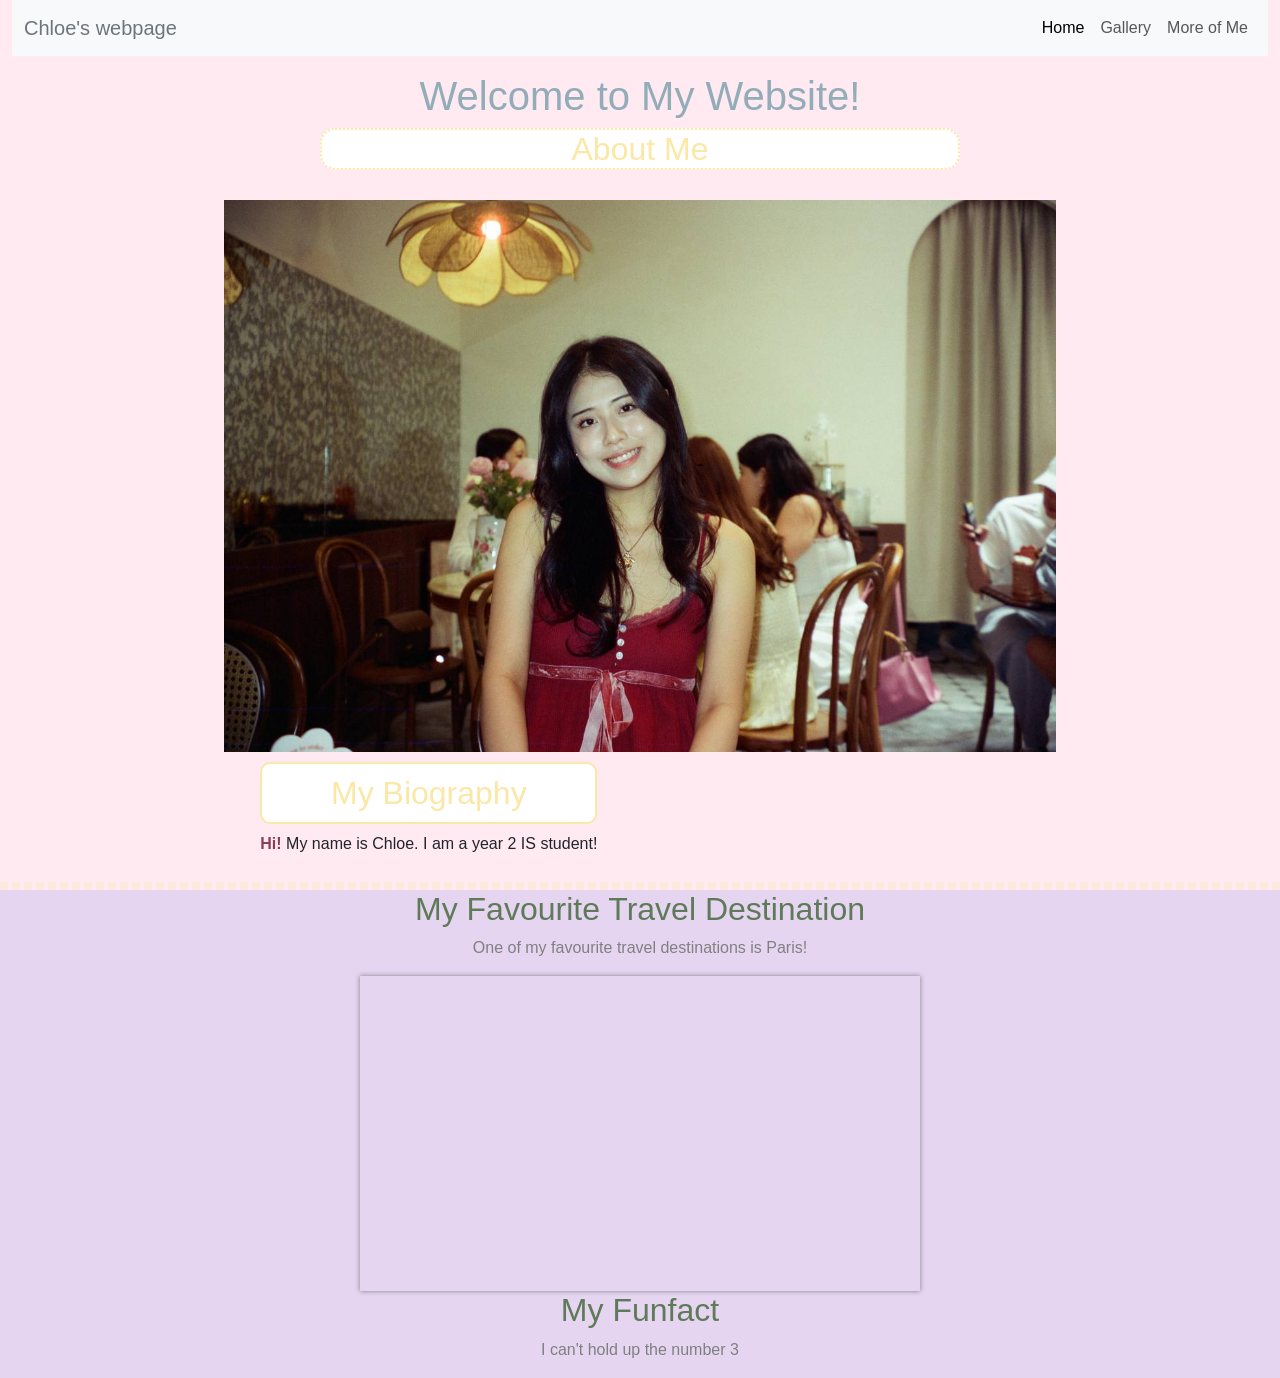
<file: index.html>
<!DOCTYPE html>
<html lang="en">

<head>
    <meta charset="UTF-8">
    <meta name="viewport" content="width=device-width, initial-scale=1.0">

    <title>My Personal Website</title>
   <!-- Bootstrap CSS -->
    <link href="https://cdn.jsdelivr.net/npm/bootstrap@5.3.7/dist/css/bootstrap.min.css" rel="stylesheet" integrity="sha384-LN+7fdVzj6u52u30Kp6M/trliBMCMKTyK833zpbD+pXdCLuTusPj697FH4R/5mcr" crossorigin="anonymous">

    <!-- External CSS -->
    <link rel="stylesheet" href="style.css">
</head>

<body>

    <div class="container-fluid mb-3" style="font-family: Verdana, Geneva, Tahoma, sans-serif;">
        <nav class="navbar navbar-expand-lg navbar-light bg-light">
            <div class="container-fluid">
                <a class="navbar-brand text-secondary" href="#">Chloe's webpage</a>
                <button class="navbar-toggler" type="button" data-bs-toggle="collapse" data-bs-target="#navbarNav" aria-controls="navbarNav" aria-expanded="false" aria-label="Toggle navigation">
                    <span class="navbar-toggler-icon"></span>
                </button>
                <div class="collapse navbar-collapse" id="navbarNav">
                    <ul class="navbar-nav ms-auto">
                        <li class="nav-item">
                            <a class="nav-link active" aria-current="page" href="#">Home</a>
                        </li>
                        <li class="nav-item">
                            <a class="nav-link" href="gallery.html">Gallery</a>
                        </li>
                        <li class="nav-item">
                            <a class="nav-link" href="#">More of Me</a>
                        </li>
                    </ul>
                </div>
            </div>
        </nav>

    </div>
    
    <div class="container1">

        <!-- Heading -->
        <header class="header">
            <h1>Welcome to My Website!</h1>
        </header>


        <!-- 1. Photo of yourself -->
        <section class="profile">
            <h2>About Me</h2>

            <img
                src="images/profile.jpg"
                alt="Photo of me"
                class="profile-image"
            >
        </section>


        <!-- 2. Biography inside a box -->
        <section class="biography">
            <h2>My Biography</h2>

            <p>
                <span class="hi">Hi! </span> My name is Chloe. I am a year 2 IS student!
            </p>
        </section>
        <hr>

        <!-- 3. Favourite travel destination -->
    
        <section class="travel">

            <h2>My Favourite Travel Destination</h2>

            <p>
                One of my favourite travel destinations is Paris!
            </p>

            <!-- YouTube video -->
           <iframe
                width="560"
                height="315"
                src="https://www.youtube.com/embed/1XnBoXzP7nM?autoplay=1&mute=1"
                title="YouTube video"
                allow="autoplay; encrypted-media"
                allowfullscreen>
            </iframe>
            <section class="funfact">

            <h2>My Funfact</h2>
            <p>I can't hold up the number 3</p>
                

        </section>

        </section>


        <!-- 4. Optional additional content -->
        

    </div>

</body>
 <script src="https://cdn.jsdelivr.net/npm/bootstrap@5.3.7/dist/js/bootstrap.bundle.min.js" integrity="sha384-ndDqU0Gzau9qJ1lfW4pNLlhNTkCfHzAVBReH9diLvGRem5+R9g2FzA8ZGN954O5Q" crossorigin="anonymous"></script>
</file>
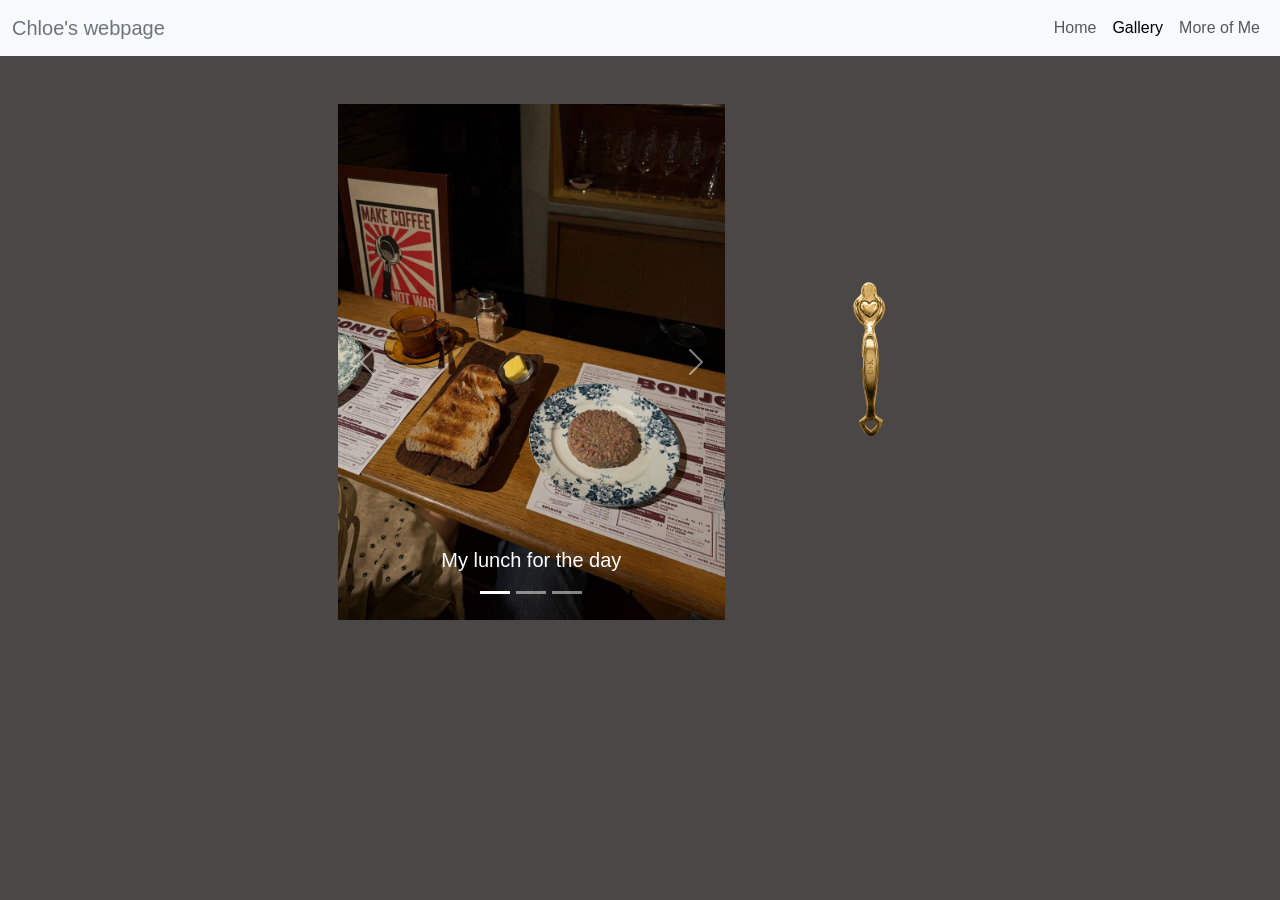
<file: gallery.html>
<!DOCTYPE html>
<html lang="en">

<head>
    <meta charset="UTF-8">
    <meta name="viewport" content="width=device-width, initial-scale=1.0">

    <title>My Personal Gallery</title>
   <!-- Bootstrap CSS -->
    <link href="https://cdn.jsdelivr.net/npm/bootstrap@5.3.7/dist/css/bootstrap.min.css" rel="stylesheet" integrity="sha384-LN+7fdVzj6u52u30Kp6M/trliBMCMKTyK833zpbD+pXdCLuTusPj697FH4R/5mcr" crossorigin="anonymous">

    <!-- External CSS -->
    <link rel="stylesheet" href="style2.css">
</head>
<body>

<div class="container-fluid" style="font-family: Verdana, Geneva, Tahoma, sans-serif;">
    <div class="row">
        <nav class="navbar navbar-expand-lg navbar-light bg-light mb-5">
            <div class="container-fluid">
                <a class="navbar-brand text-secondary" href="#">Chloe's webpage</a>
                <button class="navbar-toggler" type="button" data-bs-toggle="collapse" data-bs-target="#navbarNav" aria-controls="navbarNav" aria-expanded="false" aria-label="Toggle navigation">
                    <span class="navbar-toggler-icon"></span>
                </button>
                <div class="collapse navbar-collapse" id="navbarNav">
                    <ul class="navbar-nav ms-auto">
                        <li class="nav-item">
                            <a class="nav-link " aria-current="page" href="index.html">Home</a>
                        </li>
                        <li class="nav-item">
                            <a class="nav-link active" href="#">Gallery</a>
                        </li>
                        <li class="nav-item">
                            <a class="nav-link" href="#">More of Me</a>
                        </li>
                    </ul>
                </div>
            </div>
        </nav>
    </div>
    <div class="row justify-content-center">
        


    </div>


    

    <div class="row justify-content-center g-5">
        
        <div class="col-4">
             <div id="carouselExampleCaptions" class="carousel slide" data-bs-ride="carousel"> 
            <div class="carousel-indicators"><!--tiny dots shown on the bottom-->
                <button type="button" data-bs-target="#carouselExampleCaptions"  data-bs-slide-to="0" class="active" aria-current="true" aria-label="Slide 1"></button>
                <button type="button" data-bs-target="#carouselExampleCaptions" data-bs-slide-to="1" aria-label="Slide 2"></button>
                <button type="button" data-bs-target="#carouselExampleCaptions" data-bs-slide-to="2" aria-label="Slide 3"></button>

            </div>
            <div class="carousel-inner">
                <div class="carousel-item active">
                    <img src="./images/lunch.jpg" class="d-block w-100" alt="...">
                    <div class="carousel-caption d-none d-md-block">
                        <h5>My lunch for the day</h5>
                        
                    </div>
                </div>

                <div class="carousel-item">
                    <img src="./images/coffee.jpg" class="d-block w-100" alt="...">
                    <div class="carousel-caption d-none d-md-block">
                        <h5>My cheeky Little Drink</h5>
                        
                    </div>
                </div>

                <div class="carousel-item">
                    <img src="./images/photobooth.jpg" class="d-block w-100" alt="...">
                    <div class="carousel-caption d-none d-md-block">
                        <h5>Photobooth!</h5>
                        
                    </div>
                </div>

            </div>

            <button class="carousel-control-prev" type="button" data-bs-target="#carouselExampleCaptions" data-bs-slide="prev">
                <span class="carousel-control-prev-icon" aria-hidden="true"></span>
                <span class="visually-hidden">Previous</span> 
            </button>

            <button class="carousel-control-next" type="button" data-bs-target="#carouselExampleCaptions" data-bs-slide="next">
                <span class="carousel-control-next-icon" aria-hidden="true"></span>
                <span class="visually-hidden">Next</span>
            </button>

        </div>
        </div>
        
       <div class="col-2 d-flex align-items-center crank">
            <img src="./images/crank_handle.svg" class="d-block w-60 " alt="...">
        </div>
    
    
    </div>
    
       


</div>

</body>

    


 <script src="https://cdn.jsdelivr.net/npm/bootstrap@5.3.7/dist/js/bootstrap.bundle.min.js" integrity="sha384-ndDqU0Gzau9qJ1lfW4pNLlhNTkCfHzAVBReH9diLvGRem5+R9g2FzA8ZGN954O5Q" crossorigin="anonymous"></script>
</html>
</file>
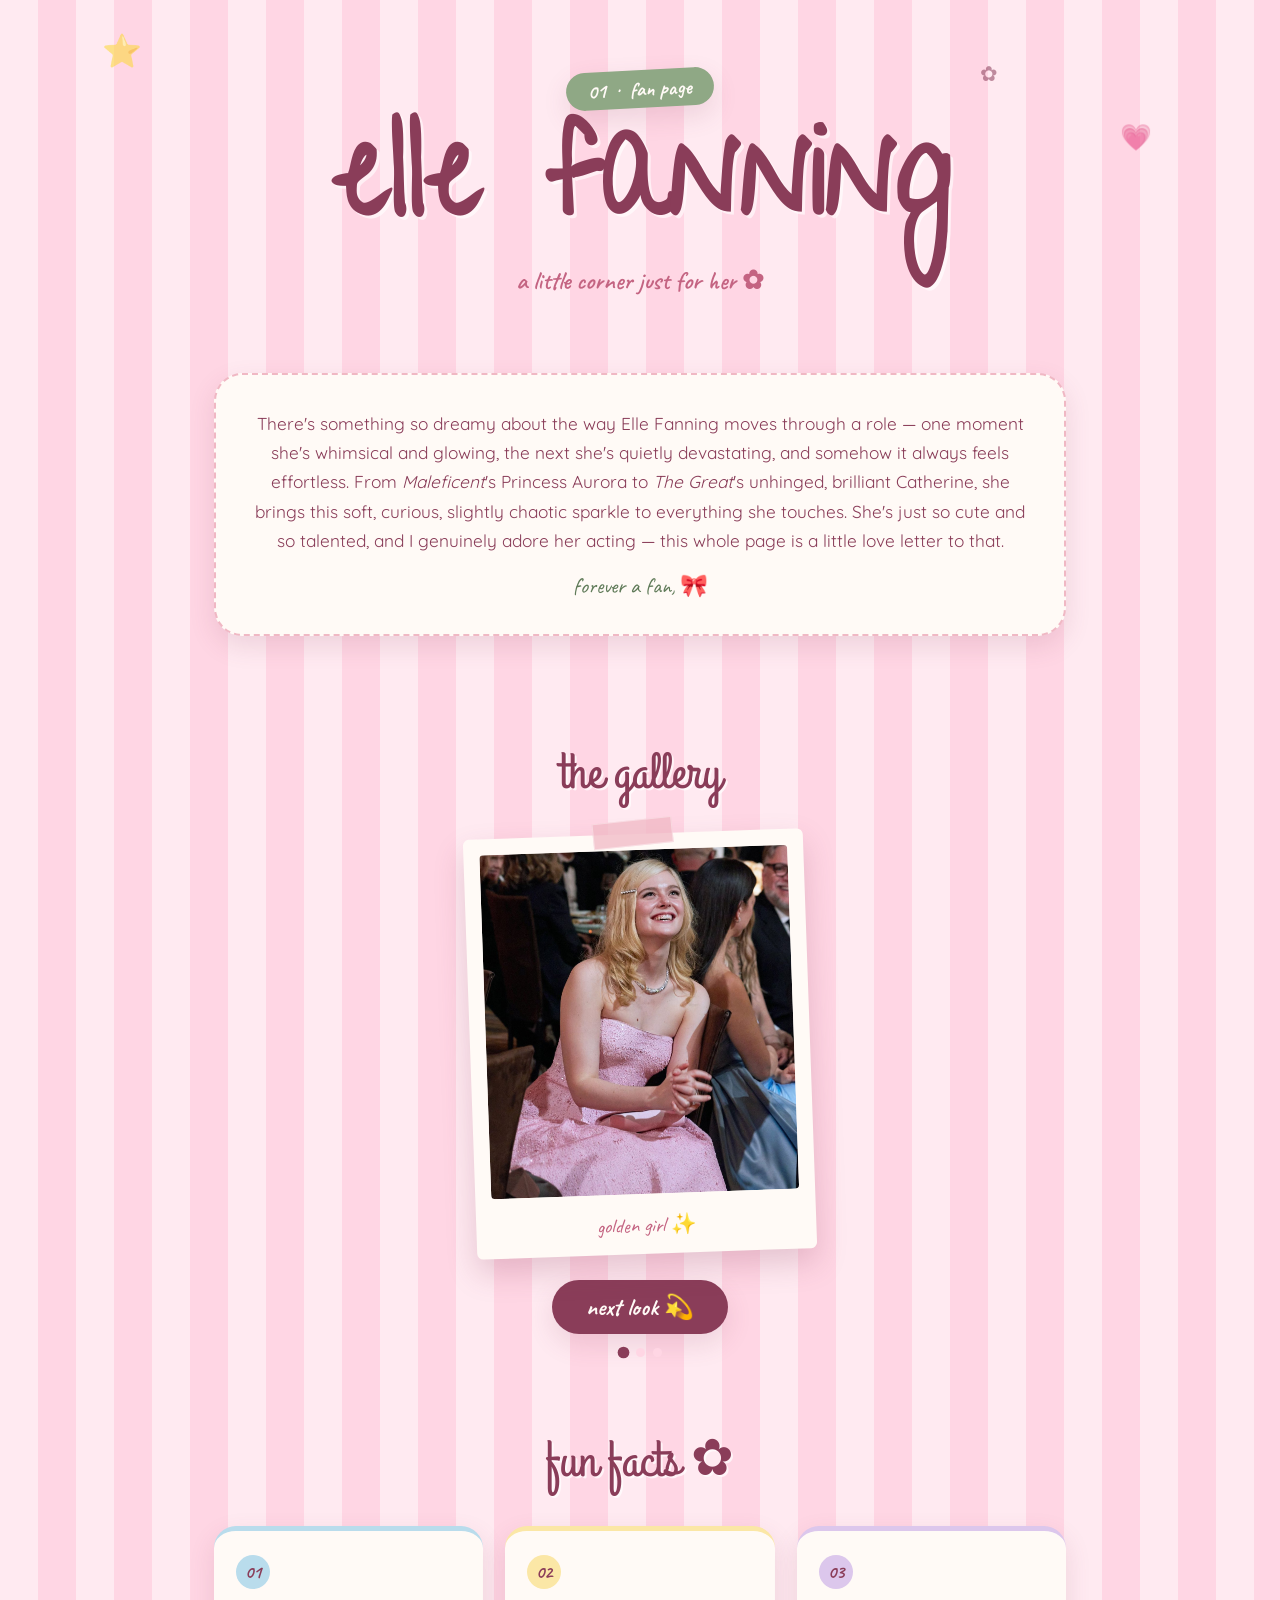
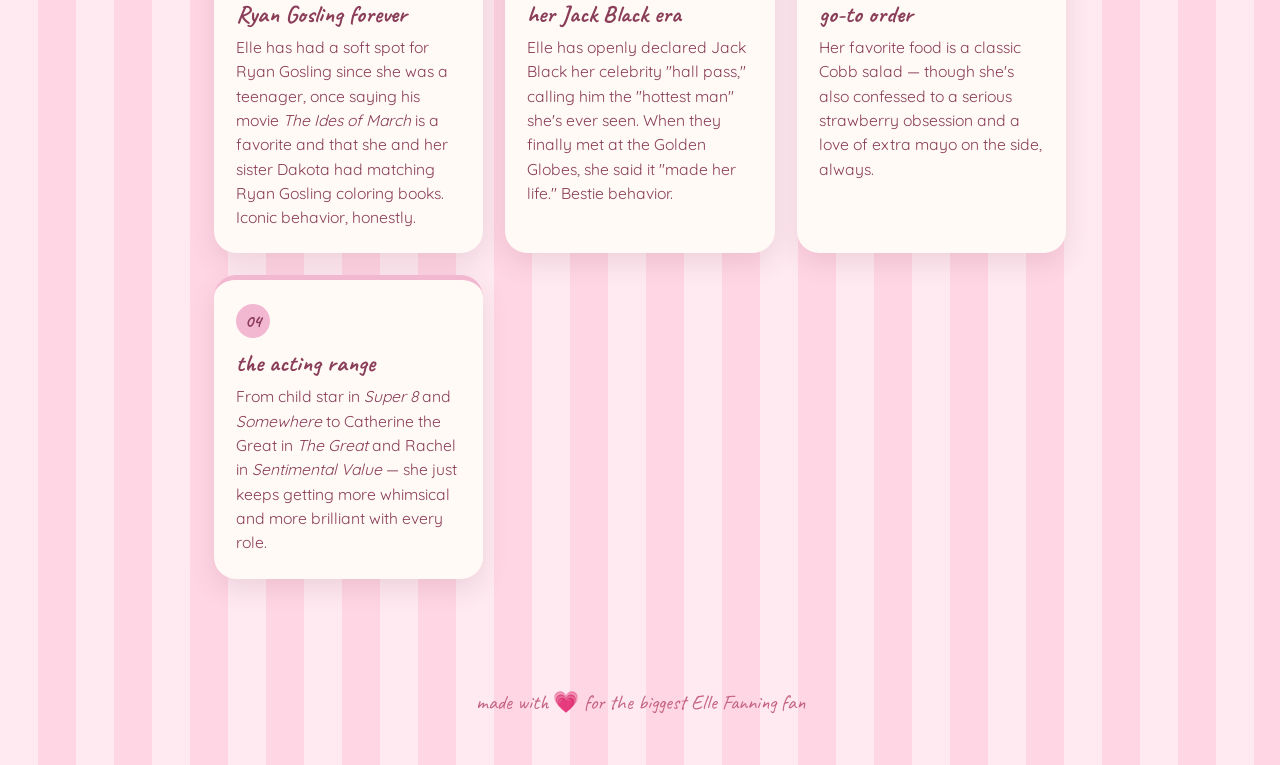
<file: Homework/fanpage.html>
<!DOCTYPE html>
<html lang="en">
<head>
<meta charset="UTF-8">
<meta name="viewport" content="width=device-width, initial-scale=1.0">
<title>elle. ✿ a little fan corner</title>
<link rel="preconnect" href="https://fonts.googleapis.com">
<link href="https://fonts.googleapis.com/css2?family=Give+You+Glory&family=Grand+Hotel&family=Caveat:wght@500;700&family=Quicksand:wght@400;500;600;700&display=swap" rel="stylesheet">
<style>
  :root{
    --pink-bg: #ffeaf1;
    --pink-stripe: #ffd6e4;
    --rose-deep: #8a3d59;
    --rose-mid: #c46482;
    --sage: #8fa885;
    --sage-deep: #5f7a58;
    --cream: #fffaf6;
    --gold: #f0b8c4;
    --pastel-blue: #b9dcec;
    --pastel-yellow: #fbe7a6;
    --pastel-purple: #dcc7ec;
    --pastel-pink: #f3b8d1;
    --shadow: 0 10px 26px rgba(138,61,89,0.14);
  }

  *{ box-sizing: border-box; }

  body{
    margin:0;
    font-family:'Quicksand', sans-serif;
    color: var(--rose-deep);
    background:
      repeating-linear-gradient(
        90deg,
        var(--pink-bg) 0px,
        var(--pink-bg) 38px,
        var(--pink-stripe) 38px,
        var(--pink-stripe) 76px
      );
    min-height:100vh;
    overflow-x:hidden;
  }

  /* floating doodles */
  .doodle{
    position:absolute;
    opacity:0.55;
    pointer-events:none;
    animation: float 6s ease-in-out infinite;
  }
  @keyframes float{
    0%,100%{ transform: translateY(0) rotate(0deg); }
    50%{ transform: translateY(-12px) rotate(6deg); }
  }

  header{
    position:relative;
    text-align:center;
    padding: 70px 20px 40px;
  }

  .badge{
    display:inline-block;
    background: var(--sage);
    color: var(--cream);
    font-family:'Caveat', cursive;
    font-size: 1.3rem;
    font-weight:700;
    padding: 6px 22px;
    border-radius: 30px;
    box-shadow: var(--shadow);
    transform: rotate(-3deg);
    margin-bottom: 18px;
  }

  h1{
    font-family:'Give You Glory', cursive;
    font-size: clamp(4rem, 12vw, 8rem);
    color: var(--rose-deep);
    margin: 0;
    line-height: 1;
    text-shadow: 3px 3px 0 rgba(255,255,255,0.6);
  }

  .subtitle{
    font-family:'Caveat', cursive;
    font-size: 1.6rem;
    color: var(--rose-mid);
    margin-top: 10px;
    font-weight: 600;
  }

  main{
    max-width: 900px;
    margin: 0 auto;
    padding: 10px 24px 80px;
    position:relative;
  }

  /* intro card */
  .intro-card{
    background: var(--cream);
    border-radius: 28px;
    padding: 34px 38px;
    box-shadow: var(--shadow);
    border: 2px dashed var(--gold);
    text-align:center;
    margin-bottom: 60px;
  }
  .intro-card p{
    font-size: 1.08rem;
    line-height: 1.7;
    margin: 0;
  }
  .intro-card .signoff{
    display:block;
    margin-top: 16px;
    font-family:'Caveat', cursive;
    font-size: 1.4rem;
    color: var(--sage-deep);
  }

  /* photo carousel — the signature element */
  section.gallery{
    display:flex;
    flex-direction:column;
    align-items:center;
    margin-bottom: 70px;
  }

  .section-title{
    font-family:'Grand Hotel', cursive;
    font-weight: 400;
    font-size: 3.2rem;
    color: var(--rose-deep);
    margin-bottom: 26px;
    text-align:center;
    text-shadow: 2px 2px 0 rgba(255,255,255,0.7);
  }

  .polaroid-stack{
    position:relative;
    width: min(340px, 80vw);
    height: 420px;
    margin-bottom: 26px;
  }

  .polaroid{
    position:absolute;
    inset:0;
    background: var(--cream);
    border-radius: 6px;
    box-shadow: 0 14px 30px rgba(138,61,89,0.22);
    padding: 16px 16px 60px;
    transition: transform 0.5s cubic-bezier(.2,.9,.3,1.1), opacity 0.4s ease;
  }

  .polaroid .frame{
    width:100%;
    height: 100%;
    border-radius: 4px;
    background: linear-gradient(135deg, var(--pink-stripe), var(--gold));
    display:flex;
    align-items:center;
    justify-content:center;
    overflow:hidden;
    position:relative;
  }

  .polaroid img{
    width:100%;
    height:100%;
    object-fit: cover;
    display:block;
  }

  .polaroid .placeholder-text{
    font-family:'Caveat', cursive;
    color: var(--rose-deep);
    font-size: 1.15rem;
    text-align:center;
    padding: 20px;
    line-height:1.4;
  }

  .polaroid .caption{
    position:absolute;
    bottom: 16px;
    left: 0; right:0;
    text-align:center;
    font-family:'Caveat', cursive;
    font-size: 1.3rem;
    color: var(--rose-mid);
  }

  .tape{
    position:absolute;
    top:-14px; left:50%;
    transform: translateX(-50%) rotate(-4deg);
    width: 80px; height: 26px;
    background: rgba(240,184,196,0.75);
    border: 1px solid rgba(255,255,255,0.4);
  }

  .next-btn{
    font-family:'Caveat', cursive;
    font-size: 1.5rem;
    font-weight: 700;
    background: var(--rose-deep);
    color: var(--cream);
    border: none;
    padding: 12px 34px;
    border-radius: 40px;
    cursor:pointer;
    box-shadow: var(--shadow);
    display:flex;
    align-items:center;
    gap:10px;
    transition: transform 0.2s ease, background 0.2s ease;
  }
  .next-btn:hover{ transform: translateY(-3px) scale(1.04); background: var(--sage-deep); }
  .next-btn:active{ transform: translateY(0) scale(0.98); }
  .next-btn:focus-visible{ outline: 3px solid var(--sage); outline-offset:3px; }

  .dots{
    display:flex; gap:8px; margin-top:14px;
  }
  .dot{
    width:9px; height:9px; border-radius:50%;
    background: var(--pink-stripe);
    transition: background 0.3s ease, transform 0.3s ease;
  }
  .dot.active{ background: var(--rose-deep); transform: scale(1.3); }

  /* fun facts */
  .facts-title{
    font-family:'Grand Hotel', cursive;
    font-weight: 400;
    font-size: 3.2rem;
    text-align:center;
    margin-bottom: 30px;
    text-shadow: 2px 2px 0 rgba(255,255,255,0.7);
  }

  .facts-grid{
    display:grid;
    grid-template-columns: repeat(auto-fit, minmax(230px, 1fr));
    gap: 22px;
  }

  .fact-card{
    background: var(--cream);
    border-radius: 22px;
    padding: 24px 22px;
    box-shadow: var(--shadow);
    position:relative;
    border-top: 5px solid var(--pastel-blue);
  }
  .fact-card:nth-child(2){ border-top-color: var(--pastel-yellow); }
  .fact-card:nth-child(3){ border-top-color: var(--pastel-purple); }
  .fact-card:nth-child(4){ border-top-color: var(--pastel-pink); }

  .fact-icon{
    display:inline-flex;
    align-items:center;
    justify-content:center;
    width: 34px; height: 34px;
    border-radius: 50%;
    background: var(--pastel-blue);
    color: var(--rose-deep);
    font-family:'Caveat', cursive;
    font-weight:700;
    font-size: 1.15rem;
    margin-bottom: 10px;
  }
  .fact-card:nth-child(2) .fact-icon{ background: var(--pastel-yellow); }
  .fact-card:nth-child(3) .fact-icon{ background: var(--pastel-purple); }
  .fact-card:nth-child(4) .fact-icon{ background: var(--pastel-pink); }

  .fact-card h3{
    font-family:'Caveat', cursive;
    font-size: 1.5rem;
    margin: 0 0 6px;
    color: var(--rose-deep);
  }
  .fact-card p{
    margin:0;
    font-size: 0.98rem;
    line-height: 1.55;
  }

  footer{
    text-align:center;
    padding: 30px 20px 50px;
    font-family:'Caveat', cursive;
    font-size: 1.3rem;
    color: var(--rose-mid);
  }

  .note{
    max-width: 640px;
    margin: 0 auto 50px;
    background: rgba(255,255,255,0.6);
    border: 1.5px dashed var(--sage);
    border-radius: 18px;
    padding: 16px 20px;
    font-size: 0.9rem;
    line-height: 1.6;
    text-align: center;
  }
</style>
</head>
<body>

<span class="doodle" style="top:30px; left:8%; font-size:2rem;">⭐</span>
<span class="doodle" style="top:120px; right:10%; font-size:1.6rem; animation-delay:1s;">💗</span>
<span class="doodle" style="top:60px; right:22%; font-size:1.3rem; animation-delay:2s;">✿</span>

<header>
  <span class="badge">01 &nbsp;·&nbsp; fan page</span>
  <h1>elle fanning</h1>
  <p class="subtitle">a little corner just for her ✿</p>
</header>

<main>

  <div class="intro-card">
    <p>
      There's something so dreamy about the way Elle Fanning moves through a role — one moment
      she's whimsical and glowing, the next she's quietly devastating, and somehow it always feels
      effortless. From <em>Maleficent</em>'s Princess Aurora to <em>The Great</em>'s unhinged, brilliant
      Catherine, she brings this soft, curious, slightly chaotic sparkle to everything she touches.
      She's just so cute and so talented, and I genuinely adore her acting — this whole page is a
      little love letter to that.
    </p>
    <span class="signoff">forever a fan, 🎀</span>
  </div>

  <section class="gallery">
    <h2 class="section-title">the gallery</h2>

    <div class="polaroid-stack" id="polaroidStack">
      <div class="polaroid" data-slide="0">
        <div class="tape"></div>
        <div class="frame">
          <p class="placeholder-text">📷 photo 1 goes here<br><small>save it as "elle-1.jpg" next to this file</small></p>
        </div>
        <div class="caption">golden girl ✨</div>
      </div>
      <div class="polaroid" data-slide="1" style="opacity:0; pointer-events:none;">
        <div class="tape"></div>
        <div class="frame">
          <p class="placeholder-text">📷 photo 2 goes here<br><small>save it as "elle-2.jpg" next to this file</small></p>
        </div>
        <div class="caption">whimsical era 🌸</div>
      </div>
      <div class="polaroid" data-slide="2" style="opacity:0; pointer-events:none;">
        <div class="tape"></div>
        <div class="frame">
          <p class="placeholder-text">📷 photo 3 goes here<br><small>save it as "elle-3.jpg" next to this file</small></p>
        </div>
        <div class="caption">soft & starry 🎀</div>
      </div>
    </div>

    <button class="next-btn" id="nextBtn">next look 💫</button>
    <div class="dots" id="dots">
      <span class="dot active"></span>
      <span class="dot"></span>
      <span class="dot"></span>
    </div>
  </section>

  <section>
    <h2 class="facts-title">fun facts ✿</h2>
    <div class="facts-grid">
      <div class="fact-card">
        <span class="fact-icon">01</span>
        <h3>Ryan Gosling forever</h3>
        <p>Elle has had a soft spot for Ryan Gosling since she was a teenager, once saying his movie
        <em>The Ides of March</em> is a favorite and that she and her sister Dakota had matching
        Ryan Gosling coloring books. Iconic behavior, honestly.</p>
      </div>
      <div class="fact-card">
        <span class="fact-icon">02</span>
        <h3>her Jack Black era</h3>
        <p>Elle has openly declared Jack Black her celebrity "hall pass," calling him the
        "hottest man" she's ever seen. When they finally met at the Golden Globes, she said it
        "made her life." Bestie behavior.</p>
      </div>
      <div class="fact-card">
        <span class="fact-icon">03</span>
        <h3>go-to order</h3>
        <p>Her favorite food is a classic Cobb salad — though she's also confessed to a serious
        strawberry obsession and a love of extra mayo on the side, always.</p>
      </div>
      <div class="fact-card">
        <span class="fact-icon">04</span>
        <h3>the acting range</h3>
        <p>From child star in <em>Super 8</em> and <em>Somewhere</em> to Catherine the Great in
        <em>The Great</em> and Rachel in <em>Sentimental Value</em> — she just keeps getting more
        whimsical and more brilliant with every role.</p>
      </div>
    </div>
  </section>

</main>

<footer>
  made with 💗 for the biggest Elle Fanning fan
</footer>

<script>
  const slides = document.querySelectorAll('.polaroid');
  const dots = document.querySelectorAll('.dot');
  const btn = document.getElementById('nextBtn');
  let current = 0;

  function showSlide(index){
    slides.forEach((slide, i) => {
      if(i === index){
        slide.style.opacity = '1';
        slide.style.pointerEvents = 'auto';
        slide.style.transform = 'rotate(' + (i % 2 === 0 ? '-2deg' : '2deg') + ')';
      } else {
        slide.style.opacity = '0';
        slide.style.pointerEvents = 'none';
      }
    });
    dots.forEach((dot, i) => dot.classList.toggle('active', i === index));
  }

  btn.addEventListener('click', () => {
    current = (current + 1) % slides.length;
    showSlide(current);
  });

  showSlide(0);

  // if actual images exist alongside this file (elle-1.jpg etc), swap them in automatically
  ['elle-1.jpg','elle-2.jpg','elle-3.jpg'].forEach((filename, i) => {
    const img = new Image();
    img.onload = () => {
      const frame = slides[i].querySelector('.frame');
      frame.innerHTML = '';
      const realImg = document.createElement('img');
      realImg.src = filename;
      frame.appendChild(realImg);
    };
    img.onerror = () => {}; // keep placeholder if not found
    img.src = filename;
  });
</script>

</body>
</html>
</file>
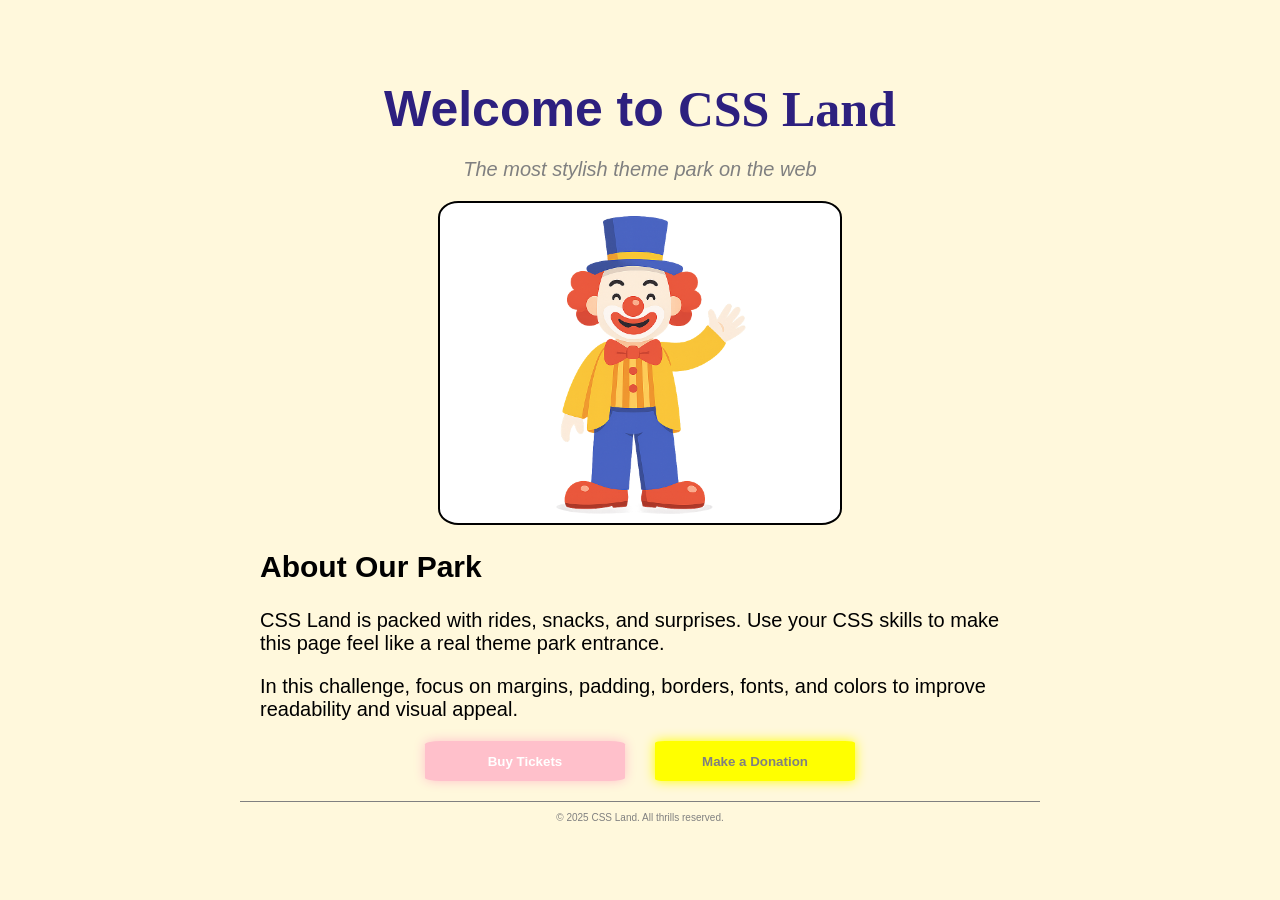
<file: week2/Challenge1/home.html>
<!DOCTYPE html>
<html lang="en">
<head>
    <meta charset="UTF-8" />
    <meta name="viewport" content="width=device-width, initial-scale=1.0"/>
    <title>Challenge 1 - CSS Land - Welcome</title>
    <link rel="stylesheet" href="styles.css"/>
</head>
<body>

    <!-- DO NOT MODIFY HTML
         YOU MAY ONLY EDIT styles.css
    -->

    <div class="container">

        <header class="site-header">
            <h1>Welcome to <span class="park-name">CSS Land</span></h1>
            <p class="tagline">The most stylish theme park on the web</p>
            
        </header>

        <main>
            <section class="hero">
                <div class="mascot-placeholder" aria-label="Mascot placeholder" role="img">
                    <img id="mascot-image" src="mascot.png">
                </div>
            </section>

            <section class="about">
                <h2>About Our Park</h2>
                <p>CSS Land is packed with rides, snacks, and surprises. Use your CSS skills to make this
                    page feel like a real theme park entrance.
                </p>
                <p>In this challenge, focus on margins, padding, borders, fonts, and colors to improve
                    readability and visual appeal.
                </p>
            </section>

            <section class="actions">
                <button class="buy-tickets">Buy Tickets</button>
                <button class="make-donation">Make a Donation</button>
            </section>
        </main>

        <footer class="site-footer">
            <p>© 2025 CSS Land. All thrills reserved.</p>
        </footer>

    </div>

</body>
</html>
</file>
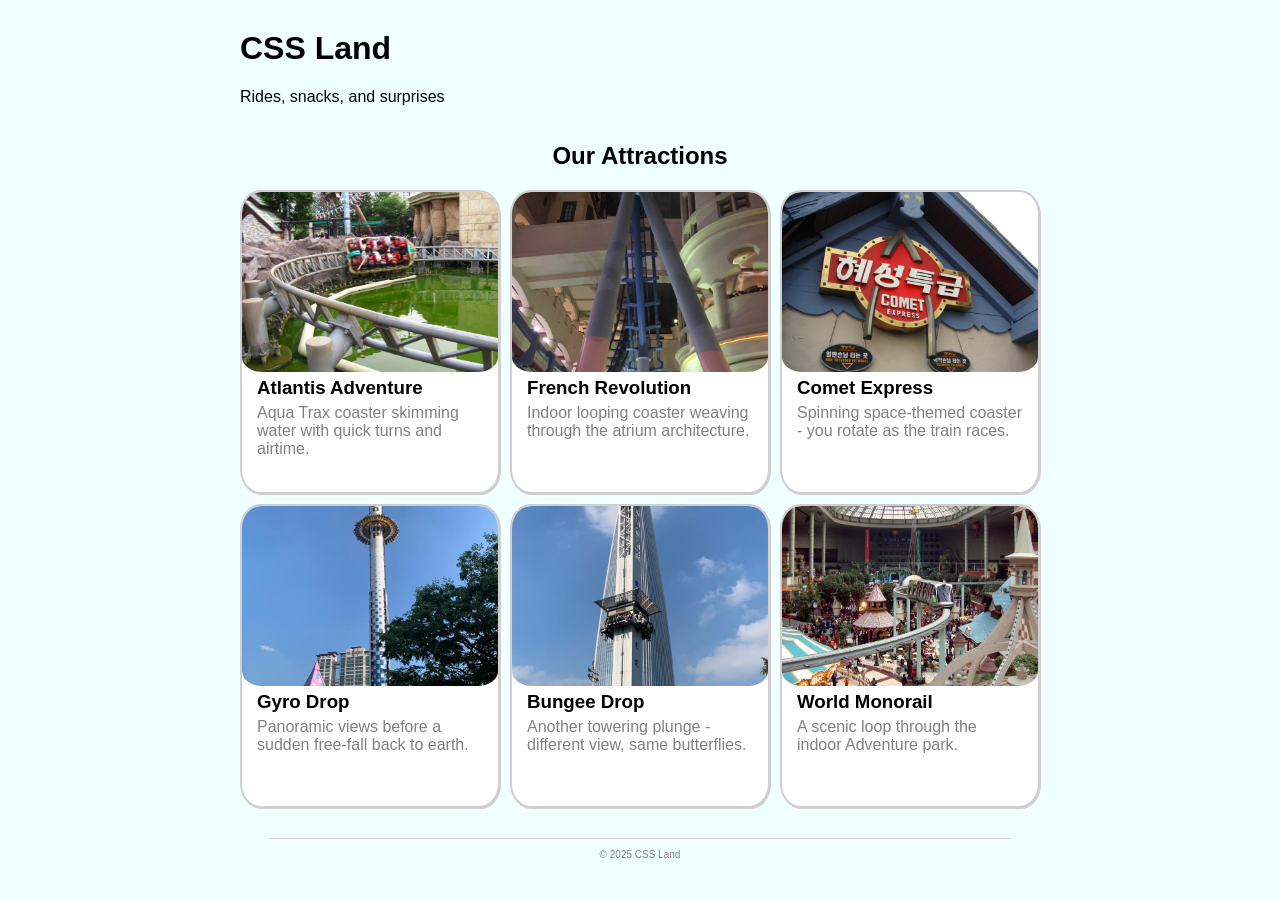
<file: week2/Challenge2/home.html>
<!DOCTYPE html>
<html lang="en">
<head>
    <meta charset="UTF-8" />
    <meta name="viewport" content="width=device-width, initial-scale=1.0"/>
    <title>Challenge 2 - CSS Land - Attractions Gallery</title>
    <link rel="stylesheet" href="styles.css"/>
</head>
<body>

    <!-- DO NOT MODIFY home.html -->
    <!-- Add all styling in styles.css -->

    <div class="container">
        <header class="site-header">
            <h1>CSS Land</h1>
            <p class="tagline">Rides, snacks, and surprises</p>
        </header>

        <main>
            <section class="attractions">
                <h2>Our Attractions</h2>

                <div class="cards">
                    <article class="card">
                        <img src="images/atlantis.jpg" alt="Atlantis Adventure at Lotte World">
                        <h3>Atlantis Adventure</h3>
                        <p class="blurb">Aqua Trax coaster skimming water with quick turns and airtime.</p>
                    </article>

                    <article class="card">
                        <img src="images/french.jpg" alt="French Revolution indoor coaster">
                        <h3>French Revolution</h3>
                        <p class="blurb">Indoor looping coaster weaving through the atrium architecture.</p>
                    </article>

                    <article class="card">
                        <img src="images/comet.jpg" alt="Comet Express at Lotte World">
                        <h3>Comet Express</h3>
                        <p class="blurb">Spinning space-themed coaster - you rotate as the train races.</p>
                    </article>

                    <article class="card">
                        <img src="images/gyro.jpg" alt="Gyro Drop tower ride at Lotte World">
                        <h3>Gyro Drop</h3>
                        <p class="blurb">Panoramic views before a sudden free-fall back to earth.</p>
                    </article>

                    <article class="card">
                        <img src="images/bungee.jpg" alt="Bungee Drop at Lotte World">
                        <h3>Bungee Drop</h3>
                        <p class="blurb">Another towering plunge - different view, same butterflies.</p>
                    </article>

                    <article class="card">
                        <img src="images/monorail.jpg" alt="World Monorail at Lotte World Adventure">
                        <h3>World Monorail</h3>
                        <p class="blurb">A scenic loop through the indoor Adventure park.</p>
                    </article>
                </div>
            </section>
        </main>

        <footer class="site-footer">
            <p>© 2025 CSS Land</p>
        </footer>
    </div>

</body>
</html>
</file>
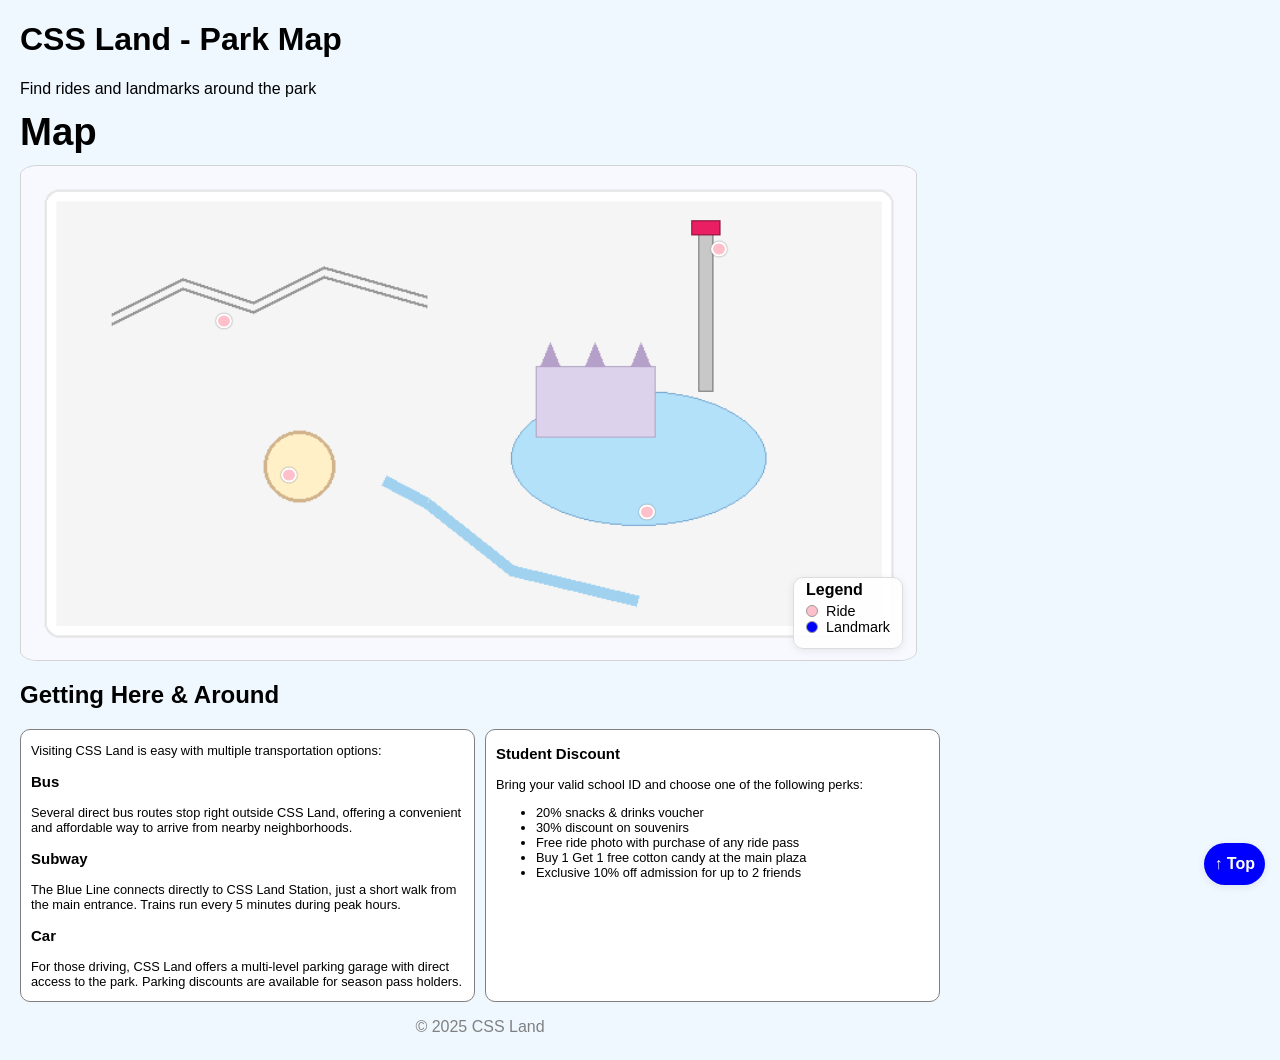
<file: week2/Challenge3/home.html>
<!DOCTYPE html>
<html lang="en">
<head>
    <meta charset="UTF-8" />
    <meta name="viewport" content="width=device-width, initial-scale=1.0"/>
    <title>Challenge 3 - CSS Land - Park Map</title>
    <link rel="stylesheet" href="styles.css"/>
</head>
<body id="top">
    <!-- DO NOT MODIFY home.html -->
    <!-- Add all your styles in styles.css -->

    <div class="container">
        <header class="site-header">
            <h1>CSS Land - Park Map</h1>
            <p class="tagline">Find rides and landmarks around the park</p>
        </header>

        <main>
            <section class="map-section">
                <h2>Map</h2>

                <!-- Map wrapper: make this the positioning context -->
                <div class="map-wrapper">
                    <!-- Map image -->
                    <img class="park-map" src="map.png" alt="CSS Land Park Map">

                    <!-- Attraction markers (place precisely on the map) -->
                    <button class="marker" id="marker-atlantis" aria-label="Atlantis Adventure">
                        <span class="tooltip">Atlantis Adventure</span>
                    </button>

                    <button class="marker" id="marker-gyro" aria-label="Gyro Drop">
                        <span class="tooltip">Gyro Drop</span>
                    </button>

                    <button class="marker" id="marker-carousel" aria-label="Carousel Dreams">
                        <span class="tooltip">Carousel Dreams</span>
                    </button>

                    <button class="marker" id="marker-river" aria-label="River Rapids">
                        <span class="tooltip">River Rapids</span>
                    </button>

                    <!-- Legend box pinned to map corner -->
                    <aside class="legend">
                        <h3>Legend</h3>
                        <ul>
                            <li><span class="dot ride"></span> Ride</li>
                            <li><span class="dot landmark"></span> Landmark</li>
                        </ul>
                    </aside>
                </div>
            </section>

            <section class="transport">
                <h2>Getting Here & Around</h2>
                <div class="transport-columns">
                    <!-- Left column: Transportation info -->
                    <div class="transport-info">
                        <p>Visiting CSS Land is easy with multiple transportation options:</p>

                        <h3>Bus</h3>
                        <p>Several direct bus routes stop right outside CSS Land, offering a convenient and affordable way to arrive from nearby neighborhoods.</p>

                        <h3>Subway</h3>
                        <p>The Blue Line connects directly to CSS Land Station, just a short walk from the main entrance. Trains run every 5 minutes during peak hours.</p>

                        <h3>Car</h3>
                        <p>For those driving, CSS Land offers a multi-level parking garage with direct access to the park. Parking discounts are available for season pass holders.</p>
                    </div>

                    <!-- Right column: Student discount info -->
                    <div class="transport-discounts">
                        <h3>Student Discount</h3>
                        <p>Bring your valid school ID and choose one of the following perks:</p>
                        <ul>
                            <li>20% snacks & drinks voucher</li>
                            <li>30% discount on souvenirs</li>
                            <li>Free ride photo with purchase of any ride pass</li>
                            <li>Buy 1 Get 1 free cotton candy at the main plaza</li>
                            <li>Exclusive 10% off admission for up to 2 friends</li>
                        </ul>
                    </div>
                </div>
            </section>

        </main>

        <!-- Fixed Back to Top button -->
        <a href="#top" class="back-to-top" aria-label="Back to top">↑ Top</a>

        <footer class="site-footer">
            <p>© 2025 CSS Land</p>
        </footer>
    </div>
</body>
</html>
</file>
<file: style.css>
body{
    background-color: #ffeaf1;
}
.container1{
    margin:0;
    display:flex;
    font-family:Verdana, Geneva, Tahoma, sans-serif;
    flex-direction: column;
    align-items:center;
    
}


:root{
    --pink-bg: #ffeaf1;
    --pink-stripe: #ffd6e4;
    --rose-deep: #8a3d59;
    --rose-mid: #c46482;
    --sage: #8fa885;
    --sage-deep: #5f7a58;
    --cream: #fffaf6;
    --gold: #f0b8c4;
    --pastel-blue: #b9dcec;
    --pastel-yellow: #fbe7a6;
    --pastel-purple: #dcc7ec;
    --pastel-pink: #f3b8d1;
    --shadow: 0 10px 26px rgba(138,61,89,0.14);
  }
.header{
   color: #92acb8
}
.profile h2{
    text-align:center;
    color: #fbe7a6;
    background-color: white;
    border-radius:15px;
    width:50%;
    margin:0 auto 30px auto;
    border:2px dotted #fbe7a6;
    transition:0.3s;

}
.profile h2:hover{
    animation:animation1 2s;
}
.profile img{
    width:65%;
    display:block;
    margin:0 auto ;

}
.biography{
    position:relative;
    right:16.5%;
    margin: 10px auto;

}
.biography h2{
    
    text-align:center;
    color: #fbe7a6;
    background-color: white;
    border-radius:10px;
    padding:10px;
    border:2px solid #fbe7a6;
}
.hi{
    color: #8a3d59;
    transition: 0.2s;
    font-weight: bold;
    display:inline-block
}
.hi:hover {
    animation: wiggle 0.5s;
}
hr{
  
 

    border:4px dashed  #fbe7a6;
    width:100%;
    margin:0
}

.travel{
    background-color:  #e5d5f1;
    width:100%;
    display:flex;
    flex-direction: column;
    align-items:center;
}
.travel p{
    color:grey
}
.travel iframe{
     box-shadow:0 0 5px  grey
}
.travel h2{
    color:#5f7a58
}
.funfact{
    text-align: center;
    

}
@keyframes wiggle {
    0%   { transform: rotate(0deg); }
    25%  { transform: rotate(8deg); }
    50%  { transform: rotate(-8deg); }
    75%  { transform: rotate(8deg); }
    100% { transform: rotate(0deg); }
}





@keyframes animation1{
    0%{ transform:scale(1.0); }
    25%{ transform:scale(1.3);  box-shadow:0 0 10px  #fbe7a6;}
    50%{ transform:scale(1.0); }
    75%{ transform:scale(1.3);  box-shadow:0 0 10px  #fbe7a6;}
    100%{ transform:scale(1.0); }
}
</file>
<file: style2.css>
body{
    background-color: #4b4747;
    font-family: Verdana, Geneva, Tahoma, sans-serif;
}
.profile h2{
    text-align:center;
    color: #fbe7a6;
    background-color: white;
    border-radius:15px;
    width:50%;
    margin:0 auto 30px auto;
    border:2px dotted #fbe7a6;
    transition:0.3s;

}
.profile h2:hover{
    animation:animation1 2s;
}
@keyframes animation1{
    0%{ transform:scale(1.0); }
    25%{ transform:scale(1.3);  box-shadow:0 0 10px  #fbe7a6;}
    50%{ transform:scale(1.0); }
    75%{ transform:scale(1.3);  box-shadow:0 0 10px  #fbe7a6;}
    100%{ transform:scale(1.0); }
}
@keyframes crank {
    0% {
        transform: rotate(0deg);
    }

    25% {
        transform: rotate(90deg);
       
    }

    50% {
        transform: rotate(180deg);
    }

    75% {
        transform: rotate(270deg) ;
        
    }

    100% {
        transform: rotate(360deg) ;
    }
}

.crank:hover {
    animation: crank 2s linear infinite;
}
</file>
<file: week2/Challenge1/styles.css>
/* styles.css - Challenge #1 (Skeleton) */
body{ 
    font-family:Verdana, Geneva, Tahoma, sans-serif;
    background-color:cornsilk;
    color:dimgrey;  
    margin: 0;
    height:100vh
       
    }

.container{ 
        display:flex;
        width:80%;
        flex-direction:column;
        align-items:center;
        margin:0 auto;
        max-width:800px;
        height:100vh;
        justify-content: center;
       
        
      
}
.site-header{
    text-align:center;
    
}
h1{
    font-family:Verdana, Geneva, Tahoma, sans-serif;
   color:rgb(45, 32, 127);
   font-size:50px;
   margin-bottom: 10px

}
.park-name{
    font-family: cursive;
    font-size:50px;
    font-weight: 2000;
    
}
.tagline{
    font-family:Verdana, Geneva, Tahoma, sans-serif;
   color:grey;
   font-style:italic;
   font-size:20px
   
}

.about{
    color:black;
    font-size:20px;
    line-height:normal;
    margin:20px;
    
}
.mascot-placeholder{
    display:flex;
    justify-content:center;
    
   
    

}
#mascot-image{
    width:80%;
    
    margin:0 auto
}
.hero{
    background-color:white;
    border:2px solid black;
    border-radius:5%;
    display:flex;
    justify-content:center;
    width:50%;
    margin:0 auto
}
.actions{
    display:flex;
    justify-content:center;
    gap: 30px;

}

.buy-tickets{
    
    width:200px;
    height:40px;
    border:none;
    border-radius: 8%;
    background-color:pink;
    font-family:Verdana, Geneva, Tahoma, sans-serif;
    color:white;
    box-shadow: 0 0 12px pink;
    font-weight:bold;
    transition:0.3s


    
    
}
.buy-tickets:hover{
    background-color: rgb(218, 124, 140);
    box-shadow:0 0 12px rgb(218, 124, 140)
}
.make-donation{
    
   
    width:200px;
    height:40px;
    border:none;
    font-weight:bold;
    border-radius: 5%;
    color:grey;
    box-shadow: 0 0 12px yellow;
    background-color:yellow;
    font-family:Verdana, Geneva, Tahoma, sans-serif;
    transition:0.3s
    

}
.make-donation:hover{
    background-color:rgb(179, 179, 93);
    box-shadow: 0 0 12px rgb(179, 179, 93);


}
@media (max-width: 380px) {
    .actions {
        flex-direction: column;
        gap: 20px;
    }
}
footer{
    font-size:10px;
    font-weight:lighter;
    margin:15px;
    border-top:1px solid grey;
    color:grey;
    width:100%;
    text-align:center;
    margin:20px
}
</file>
<file: week2/Challenge2/styles.css>
/* styles.css - Challenge #2 (Skeleton: Rides Gallery) */


/* 0) Base page */
body{
    background-color:azure;
    
    

}


/* 1) Container */

.container{
    width:800px;
    margin:30px auto;
    font-family:Verdana, Geneva, Tahoma, sans-serif;
   color:black;
   
}


/* 2) Section heading */
.attractions{
    display:flex;
    flex-direction: column;
    justify-content:center;
    align-items: center;

}



/* 3) Cards wrapper (center all cards horizontally) */
.cards{
    display:grid;
    grid-template-columns:1fr 1fr 1fr;
    gap:10px;
   
    


    
}


/* 4) Card (size, spacing, border, rounded corners) */
.card{
    margin:0 auto;
    display:block;
    border:2px solid rgb(209, 206, 206);
    border-radius:8%;
    box-shadow:1px 1px 0px rgb(209, 206, 206);
    height:300px;
    background-color:white;
    overflow:clip;
    transition: 0.3s;
    

    

}


/* 5) Card text (h3 title, paragraph blurb) */

.blurb{
    color:grey ;
     
    padding:0px 10px 10px 10px ;
    margin:5px;

    
}
.card h3{
    margin:5px;
    padding:0px 10px 0px 10px ;

    

    

}

/* 6) Card image (fit within card, centered) */
.card img{
   
    display:block;
    width:100%;
    margin: auto;
    border-radius:8%;
    height:180px;
    object-fit:cover;
   
  



    
}


/* 7) Hover state: change border to green, then make it wigglew */

.card:hover{
    border:2px solid rgb(173, 107, 107);
    box-shadow:1px 1px 0px rgb(173, 107, 107);
    animation: wigglew 0.4s;

    
}
@keyframes wigglew{
    0%{
        transform:rotate(0deg)
    }
    25%{
        transform:rotate(2deg)
    }
    50%{
        transform:rotate(0deg)
    }
    75%{
        transform:rotate(-2deg)
    }
    100%{
        transform:rotate(0deg)
    }
}

/* 8) Footer */
.site-footer{
    font-size:10px;
    color:grey;
    text-align:center;
    border-top:1px solid rgb(208, 206, 206);
    margin:30px
}
</file>
<file: week2/Challenge3/styles.css>
/* styles.css - Challenge #3 (Skeleton: Park Map - Positioning) */


/* 0) Base page (font, background, text color, remove default margins) */

body{background-color:aliceblue;margin:0; font-family:Verdana, Geneva, Tahoma, sans-serif; width:920px}
/* 1) Container (center, max-width, padding) */
.container{
   margin: 8px auto;
   padding: 0 20px;
   width:100%;
   max-width:920px;
}


/* 2) Map section heading (spacing, readability) */
.map-section{
   color:black;
   line-height:3px;
   font-size:1.6rem;
   margin-right: 25px;

   
}


/* 3) Map wrapper
   - Make this the positioning context for absolute children (hint: relative).
   - Ensure it doesn't overflow horizontally.*/
.map-wrapper{
   position:relative;
   max-width:100%;

}



/* 4) Map image
   - Keep it responsive inside the container (full width of wrapper, auto height).
   
*/
.park-map{
   width:100%;
   height:auto;
   margin:0 auto;
   display:block;
   border:1px solid lightgrey ;
   border-radius:2%;
   z-index:1;


}


/* 5) Markers
   - Style as small circular buttons (size, color, border-radius).
   - Absolutely position them using top/left percentages so they sit over the map.
   - Center each marker over its coordinates (hint: translate).
   - Ensure markers appear ABOVE the map (z-index).
  
*/
#marker-atlantis{
   background-color: pink;
   border:2px solid white ;
   box-shadow:0 0 2px grey;
   width:10px;
   height:15px;
   border-radius:50%;
   position:absolute;
   transform: translate(-50%, -50%); 
   bottom:65.5%;
   left:22.8%;
   z-index:2
 }
#marker-gyro{
   background-color: pink;
   border:2px solid white ;
   box-shadow:0 0 2px grey;
   width:10px;
   height:15px;
   border-radius:50%;
   position:absolute;
   transform: translate(-50%, -50%); 
   bottom:80%;
   left:78.1%;
   z-index:2

 }
 #marker-carousel{
   background-color: pink;
   border:2px solid white ;
   box-shadow:0 0 2px grey;
   width:10px;
   height:15px;
   border-radius:50%;
   position:absolute;
   transform: translate(-50%, -50%); 
   bottom:34.5%;
   left:30%;
   z-index:2

 }
  #marker-river{
   background-color: pink;
   border:2px solid white ;
   box-shadow:0 0 2px grey;
   width:10px;
   height:15px;
   border-radius:50%;
   position:absolute;
   transform: translate(-50%, -50%); 
   bottom:27%;
   left:70%;
   z-index:2
   

 }


/* 6) Tooltips
   - Hidden by default; visible on hover of the marker.
   - Small label box above the marker (position absolute relative to marker).
   - Add a subtle background, border, and rounded corners.
   - Raise above map and marker with z-index.

*/
.tooltip{
   background-color:black;
   color:white;
   border-radius:5px;
   display:none;
   position:absolute;
   white-space:nowrap;
   padding:5px;
   bottom:152%;
   z-index:1;
   transform: translateX(-50%);
   z-index:3
}
.marker:hover .tooltip{
   display:inline;
}



.legend {
    position: absolute;
    right: 12px;
    bottom: 12px;
    background: rgba(255, 255, 255, 0.9);
    border: 1px solid #dddddd;
    border-radius: 10px;
    padding: 10px 12px;
    font-size: 0.9rem;
    box-shadow: 0 2px 8px rgba(0, 0, 0, 0.08);
}
.legend h3 {
    margin: 0 0 10px 0;
    font-size: 1rem;
}
.legend ul {
    list-style: none;
    padding: 0;
    margin-bottom: 5px;
}
.legend li {
    display: flex;
    align-items: center;
    gap: 8px;
    margin: 4px 0;
}
.legend .dot {
    width: 10px;
    height: 10px;
    border-radius: 50%;
    display: inline-block;
    border: 1px solid #999999;
}
.legend .dot.ride { background-color: pink; }
.legend .dot.landmark { background-color: blue; }

.back-to-top{
   background-color: rgb(0, 0, 255);
   color:white;
   box-shadow: 0 2px 8px rgba(0, 0, 0, 0.08);
   border-radius: 25px;
   text-decoration: none;
   padding: 12px 10px;
   font-weight:bold;
   text-align:center;
   position:fixed;
   bottom:15px;
   right:15px;
   font-size:1rem;



}
.back-to-top:hover{
   background-color: rgb(119, 0, 255);
  transform:translateY(-2px);


}

/* 9) Footer (muted, centered) */
.site-footer{
   display:flex;
   justify-content:center;
   color:grey;
}


/* 10) Getting Here & Around section styling  */
.transport{
   margin:0 auto
}

.transport-columns{
 
   display:flex;
   gap:10px;
   justify-content: center;



}
.transport-info{
   background-color:white;
   border:0.5px solid grey;
   border-radius:10px;
   padding: 0 10px 0 10px;
   font-size:0.8rem;
   flex:1
}
.transport-discounts{
   background-color:white;
   border:0.5px solid grey;
   border-radius:10px;
   padding: 0 10px 0 10px;
   font-size:0.8rem;
   flex:1
}
</file>
